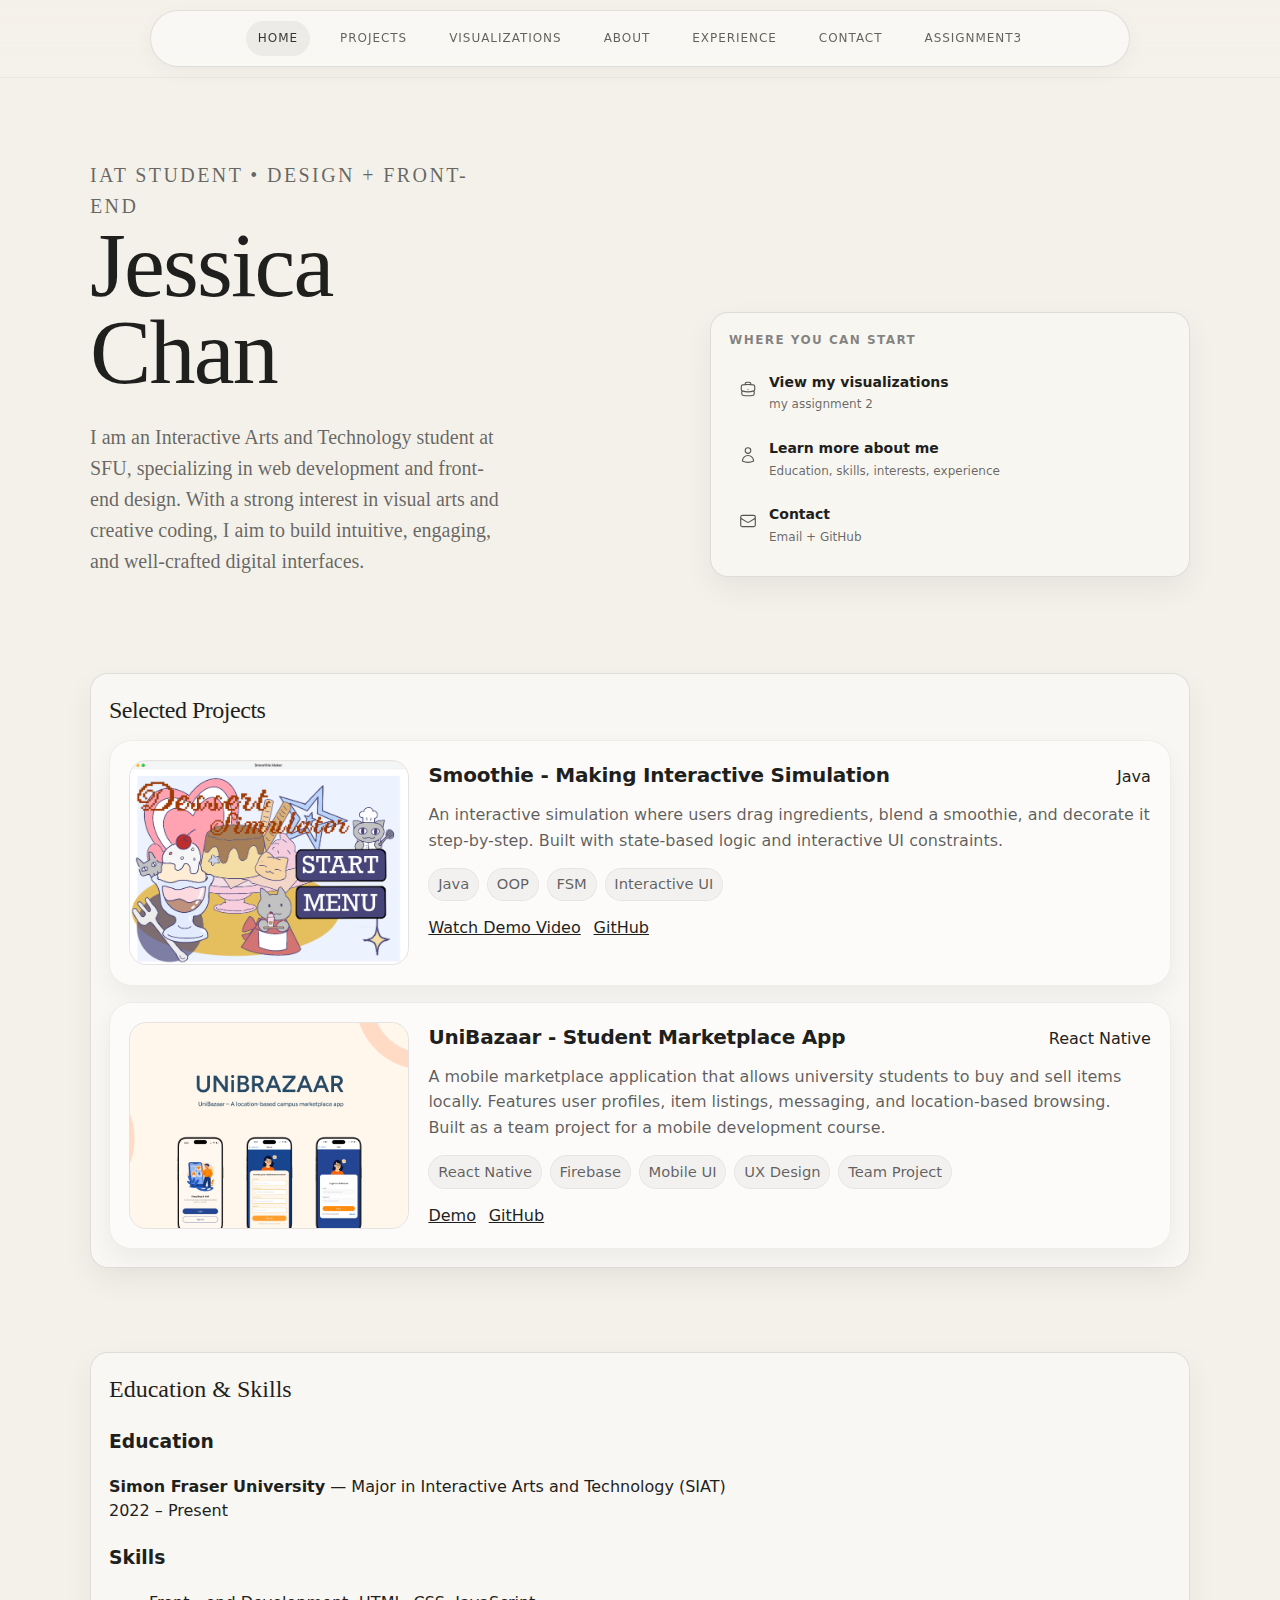
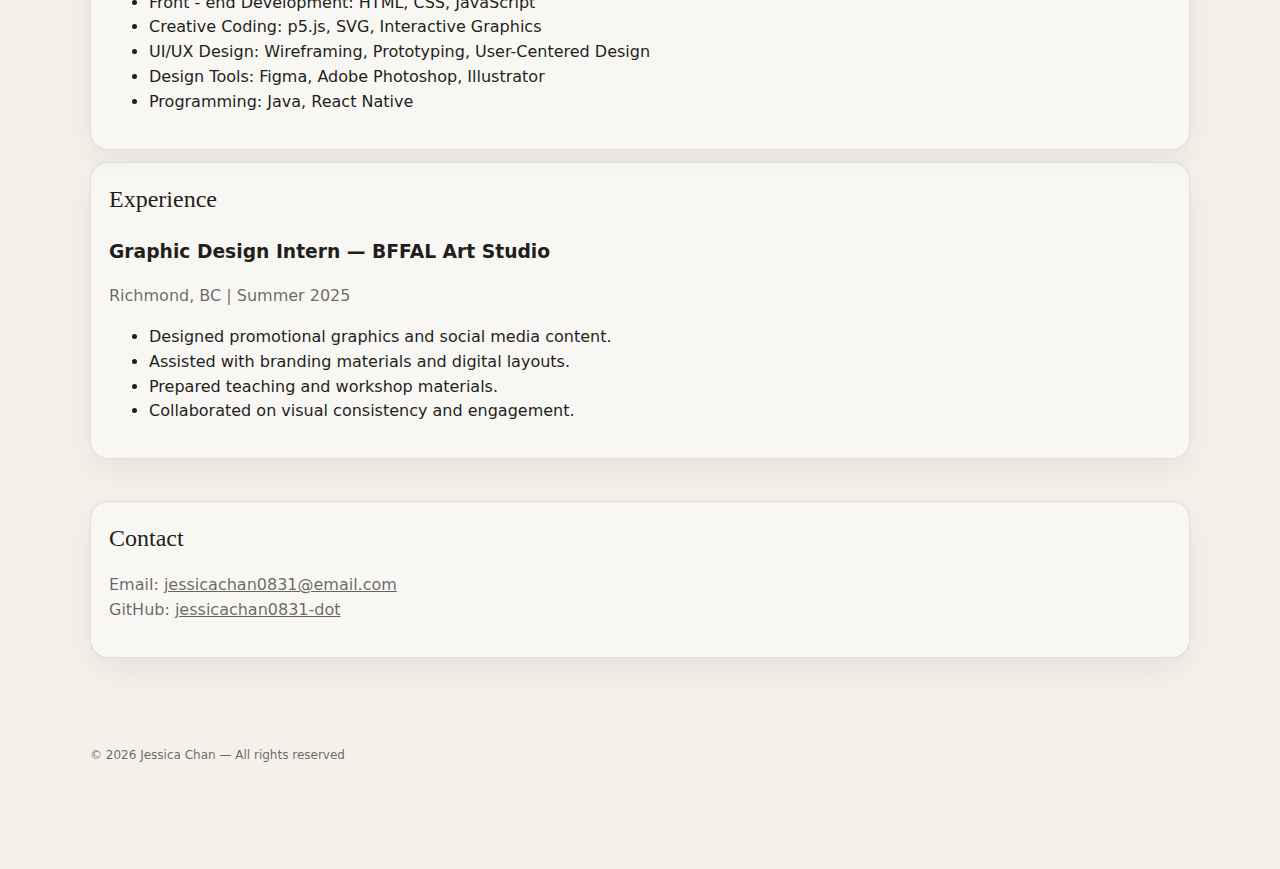
<file: index.html>
<!DOCTYPE html>
<html lang="en">
<head>
  <meta charset="UTF-8">
  <meta name="viewport" content="width=device-width, initial-scale=1.0">
  <title> Jessica Chan - Portfolio </title>
  <link rel="stylesheet" href="style.css">
  <script defer src="main.js"></script>
</head>

<body>
  <div class="topbar">
  <nav class="navpill">
    <a href="index.html">Home</a>
    <a href="#projects">Projects</a>
    <a href="visualizations.html">Visualizations</a>
    <a href="#about">About</a>
    <a href="#experience">Experience</a>
    <a href="#contact">Contact</a>
    <a href="assignment3/index.html">Assignment3</a>
  </nav>
</div>



  <header class="container hero">
    <div>
      <p class="kicker">IAT Student • Design + Front-end</p>
      <h1 class="hero-name">Jessica <br> Chan</h1>

      <p>
        I am an Interactive Arts and Technology student at SFU, 
        specializing in web development and front-end design. 
        With a strong interest in visual arts and creative coding, I aim to build intuitive, engaging, and well-crafted digital interfaces.
      </p>
    </div>

    <div class="actions">
      <h2>Where you can start</h2>

      <a class="actionItem" href="visualizations.html">
        <div class="icon"> <svg xmlns="http://www.w3.org/2000/svg" fill="none" viewBox="0 0 24 24" stroke-width="1.5" stroke="currentColor" class="size-6">
  <path stroke-linecap="round" stroke-linejoin="round" d="M20.25 14.15v4.25c0 1.094-.787 2.036-1.872 2.18-2.087.277-4.216.42-6.378.42s-4.291-.143-6.378-.42c-1.085-.144-1.872-1.086-1.872-2.18v-4.25m16.5 0a2.18 2.18 0 0 0 .75-1.661V8.706c0-1.081-.768-2.015-1.837-2.175a48.114 48.114 0 0 0-3.413-.387m4.5 8.006c-.194.165-.42.295-.673.38A23.978 23.978 0 0 1 12 15.75c-2.648 0-5.195-.429-7.577-1.22a2.016 2.016 0 0 1-.673-.38m0 0A2.18 2.18 0 0 1 3 12.489V8.706c0-1.081.768-2.015 1.837-2.175a48.111 48.111 0 0 1 3.413-.387m7.5 0V5.25A2.25 2.25 0 0 0 13.5 3h-3a2.25 2.25 0 0 0-2.25 2.25v.894m7.5 0a48.667 48.667 0 0 0-7.5 0M12 12.75h.008v.008H12v-.008Z" />
</svg>
</div>
        <div class="actionText">
          <strong>View my visualizations</strong>
          <span>my assignment 2</span>
        </div>
      </a>

      <a class="actionItem" href="#about">
        <div class="icon"><svg xmlns="http://www.w3.org/2000/svg" fill="none" viewBox="0 0 24 24" stroke-width="1.5" stroke="currentColor" class="size-6">
  <path stroke-linecap="round" stroke-linejoin="round" d="M15.75 6a3.75 3.75 0 1 1-7.5 0 3.75 3.75 0 0 1 7.5 0ZM4.501 20.118a7.5 7.5 0 0 1 14.998 0A17.933 17.933 0 0 1 12 21.75c-2.676 0-5.216-.584-7.499-1.632Z" />
</svg>
</div>
        <div class="actionText">
          <strong>Learn more about me</strong>
          <span>Education, skills, interests, experience</span>
        </div>
      </a>

      <a class="actionItem" href="#contact">
        <div class="icon"><svg xmlns="http://www.w3.org/2000/svg" fill="none" viewBox="0 0 24 24" stroke-width="1.5" stroke="currentColor" class="size-6">
  <path stroke-linecap="round" stroke-linejoin="round" d="M21.75 6.75v10.5a2.25 2.25 0 0 1-2.25 2.25h-15a2.25 2.25 0 0 1-2.25-2.25V6.75m19.5 0A2.25 2.25 0 0 0 19.5 4.5h-15a2.25 2.25 0 0 0-2.25 2.25m19.5 0v.243a2.25 2.25 0 0 1-1.07 1.916l-7.5 4.615a2.25 2.25 0 0 1-2.36 0L3.32 8.91a2.25 2.25 0 0 1-1.07-1.916V6.75" />
</svg>
</div>
        <div class="actionText">
          <strong>Contact</strong>
          <span>Email + GitHub</span>
        </div>
      </a>
    </div>
  </header>

  <section id="projects" class="projects card">
  <h2 class="projects-title">Selected Projects</h2>

  <div class="project-list">
    <!-- Project 1 -->
    <article class="project-row">
      <div class="project-media">
        <img src="images/smoothie.png" alt="Smoothie-making interactive simulation screenshot">
      </div>

      <div class="project-body">
        <div class="project-head">
          <h3 class="project-name">Smoothie - Making Interactive Simulation</h3>
          <span class="pill">Java</span>
        </div>

        <p class="project-desc">
          An interactive simulation where users drag ingredients, blend a smoothie, and decorate it step-by-step.
          Built with state-based logic and interactive UI constraints.
        </p>

        <ul class="project-tags">
          <li>Java</li>
          <li>OOP</li>
          <li>FSM</li>
          <li>Interactive UI</li>
        </ul>
        <div class="project-links">
          <a class="link" href="https://youtu.be/tC4Xt3AtPwU" target="_blank" rel="noopener noreferrer">Watch Demo Video</a>
          <a class="link" href="#" target="_blank" rel="noopener noreferrer">GitHub</a>
        </div>
      </div>
    </article>

    <!-- Project 2 -->
     <article class="project-row">
      <div class="project-media">
        <img src="images/unibazaar.png" alt="UniBazaar mobile marketplace app interface">
      </div>
      
      <div class="project-body">
        <div class="project-head">
          <h3 class="project-name">UniBazaar - Student Marketplace App</h3>
          <span class="pill">React Native</span>
        </div>
        <p class="project-desc">
          A mobile marketplace application that allows university students to buy and sell items locally.
          Features user profiles, item listings, messaging, and location-based browsing.
          Built as a team project for a mobile development course.
        </p>
        
        <ul class="project-tags">
          <li>React Native</li>
          <li>Firebase</li>
          <li>Mobile UI</li>
          <li>UX Design</li>
          <li>Team Project</li>
        </ul>
        
        <div class="project-links">
          <a class="link" href="#" target="_blank" rel="noopener noreferrer">Demo</a>
          <a class="link" href="#" target="_blank" rel="noopener noreferrer">GitHub</a>
        </div>
      </div>
    </article>
  </div>
</section>


  <main class="container">
    <section class="card" id="about">
  <h2>Education & Skills</h2>

  <h3>Education</h3>
  <p>
    <strong>Simon Fraser University</strong> — Major in Interactive Arts and Technology (SIAT)<br>
    2022 – Present
  </p>
  <h3>Skills</h3>
  <ul class="skill-list">
    <li>Front - end Development: HTML, CSS, JavaScript</li>
    <li>Creative Coding: p5.js, SVG, Interactive Graphics</li>
    <li>UI/UX Design: Wireframing, Prototyping, User-Centered Design</li>
    <li>Design Tools: Figma, Adobe Photoshop, Illustrator</li>
    <li>Programming: Java, React Native</li>
  </ul>
</section>

<section id="experience" class="card">
  <h2>Experience</h2>
  <h3>Graphic Design Intern — BFFAL Art Studio</h3>
  <p class="muted">Richmond, BC | Summer 2025</p>
  <ul>
    <li>Designed promotional graphics and social media content.</li>
    <li>Assisted with branding materials and digital layouts.</li>
    <li>Prepared teaching and workshop materials.</li>
    <li>Collaborated on visual consistency and engagement.</li>
  </ul>
</section>



    <section id="contact" class="section">
      <div class="card">
        <h2>Contact</h2>
        <p class="muted">
          Email: <a href="jesicachan0831@email.com">jessicachan0831@email.com</a><br>
          GitHub: <a href="https://github.com/jessicachan0831-dot" target="_blank" rel="noreferrer">jessicachan0831-dot</a>
        </p>
      </div>
    </section>
    
    <footer class="container footer">
      <p class="muted">© <span id="year"></span> Jessica Chan — All rights reserved</p>
    </footer>
  </main>
</body>
</html>
</file>
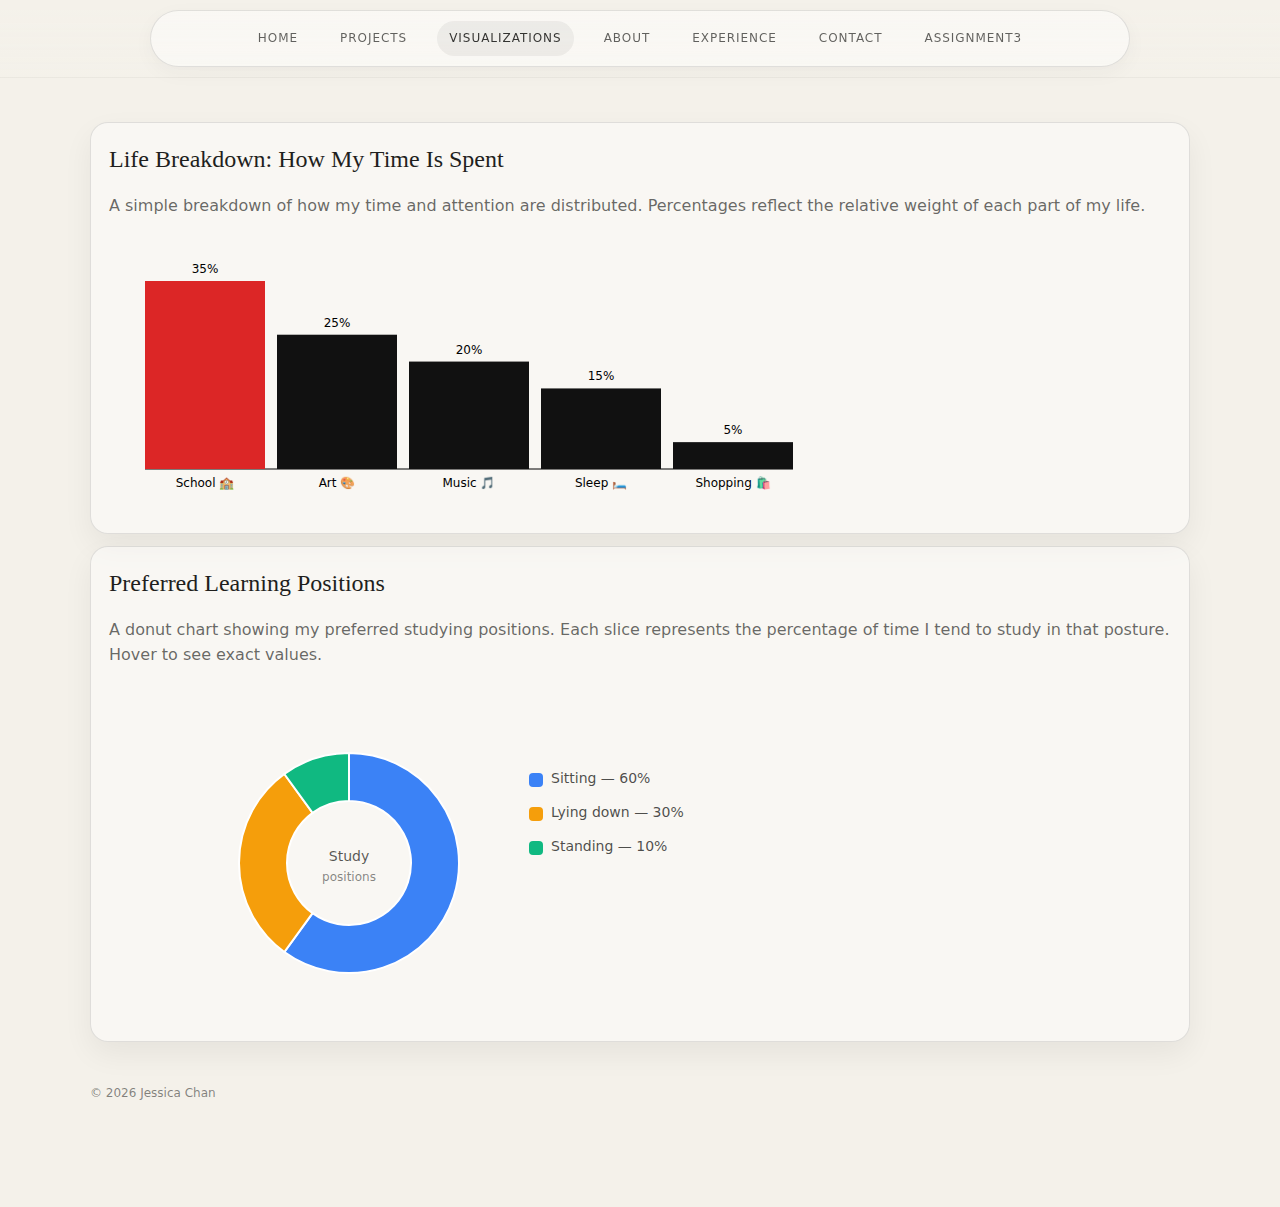
<file: visualizations.html>
<!DOCTYPE html>
<html lang="en">
<head>
  <meta charset="UTF-8" />
  <meta name="viewport" content="width=device-width, initial-scale=1.0" />
  <title>Visualizations</title>
  <link rel="stylesheet" href="style.css" />
  <script defer src="vis.js"></script>
</head>

<body>
  <div class="topbar">
    <nav class="navpill" >
      <a href="index.html">Home</a>
      <a href="index.html#projects">Projects</a>
      <a href="visualizations.html" aria-current="page">Visualizations</a>
      <a href="index.html#about">About</a>
      <a href="index.html#experience">Experience</a>
      <a href="index.html#contact">Contact</a>
      <a href="assignment3/index.html">Assignment3</a>
    </nav>
  </div>

  <main class="container">
    <section class="card">
      <h2>Life Breakdown: How My Time Is Spent</h2>
      <p class="muted">
        A simple breakdown of how my time and attention are distributed.
        Percentages reflect the relative weight of each part of my life.
      </p>
      <div id="chartArea" class="vis-wrap"></div>
    </section>

    <section class="card">
      <h2>Preferred Learning Positions</h2>
      <p class="muted">
        A donut chart showing my preferred studying positions. Each slice represents the percentage of time I tend to study in that posture.
  Hover to see exact values.
      </p>
      <div id="artArea" class="vis-wrap"></div>
    </section>

      <script defer src="main.js"></script>
</body>

    <p class="footer">© <span id="year"></span> Jessica Chan</p>
  </main>
</file>
<file: style.css>
:root{
  --bg: #f4f1ea;
  --card: rgba(255,255,255,0.55);
  --text: #1f1f1d;
  --muted: rgba(31,31,29,0.68);
  --border: rgba(31,31,29,0.12);
  --shadow: 0 12px 30px rgba(0,0,0,0.06);

  --max: 1100px;
  --pad: 24px;
  --radius: 18px;

  /* safe serif stack*/
  --serif: ui-serif, "Iowan Old Style", "Palatino Linotype", Palatino, Georgia, serif;
  --sans: ui-sans-serif, system-ui, -apple-system, Segoe UI, Roboto, Helvetica, Arial, sans-serif;
}

*{ box-sizing: border-box; }

body{
  margin: 0;
  background: var(--bg);
  color: var(--text);
  font-family: var(--sans);
  line-height: 1.55;
}

a{ color: inherit; }

.container{
  width: min(var(--max), 92vw);
  margin: 0 auto;
  padding: clamp(18px, 2.5vw, 34px) 0;
}

/* Top nav pill */
.topbar{
  position: sticky;
  top: 0;
  z-index: 10;
  backdrop-filter: blur(8px);
  background: linear-gradient(to bottom, rgba(244,241,234,0.9), rgba(244,241,234,0.6));
  border-bottom: 1px solid rgba(0,0,0,0.04);
}

.navpill{
  margin: 10px auto;
  width: min(980px, 96vw);
  display: flex;
  align-items: center;
  justify-content: center;
  gap: 18px;
  padding: 10px 14px;
  border: 1px solid var(--border);
  border-radius: 999px;
  background: rgba(255,255,255,0.45);
  box-shadow: 0 6px 20px rgba(0,0,0,0.04);

  flex-wrap: nowrap;     /* ✅ 不允许换行 */
  white-space: nowrap;   /* ✅ 文本也不换行 */
}


.navpill a{
  text-decoration: none;
  font-size: 12px;
  letter-spacing: 0.08em;
  text-transform: uppercase;
  padding: 8px 12px;
  border-radius: 999px;
  color: rgba(31,31,29,0.7);
}

.navpill a[aria-current="page"]{
  background: rgba(31,31,29,0.06);
  color: rgba(31,31,29,0.9);
}

.navpill a:hover{
  background: rgba(31,31,29,0.05);
}

/* Main name spacing */
.hero-name {
  margin-top: 280px;    
  margin-bottom: 32px; 
  line-height: 1.15; 

}

/* Hero */
.hero{
  display: grid;
  grid-template-columns: 1.2fr 1fr;
  gap: clamp(18px, 4vw, 44px);
  align-items: end;
  padding-top: clamp(18px, 5vw, 56px);
  padding-bottom: clamp(18px, 5vw, 56px);
}

@media (max-width: 860px){
  .hero{ grid-template-columns: 1fr; }
}

.hero h1{
  font-family: var(--serif); 
  font-weight: 500; 
  font-size: clamp(52px, 8vw, 92px); 
  letter-spacing: -0.02em; 
  line-height: 0.95; 
  margin: 0;
}

.hero p{
  margin: 26px 0 0;
  font-family: var(--serif);
  font-size: clamp(16px, 2.2vw, 20px);
  color: var(--muted);
  max-width: 42ch;
}

.kicker{
  font-size: 12px;
  letter-spacing: 0.12em;
  text-transform: uppercase;
  color: rgba(31,31,29,0.55);
  margin: 0 0 14px;
}

/* Right column quick actions */
.actions{
  border: 1px solid var(--border);
  border-radius: var(--radius);
  background: rgba(255,255,255,0.35);
  box-shadow: var(--shadow);
  padding: 18px;
}

.actions h2{
  margin: 0 0 10px;
  font-size: 12px;
  letter-spacing: 0.12em;
  text-transform: uppercase;
  color: rgba(31,31,29,0.55);
}

.actionItem{
  display: flex;
  align-items: center;
  gap: 12px;
  padding: 12px 10px;
  border-radius: 14px;
  text-decoration: none;
}

.actionItem:hover{
  background: rgba(31,31,29,0.05);
}

.icon svg{
  width: 18px;
  height: 18px;
  stroke-width: 1.5;
  color: rgba(31,31,29,.75);
}


.actionText strong{
  display: block;
  font-size: 14px;
  font-weight: 600;
}

.actionText span{
  display: block;
  font-size: 12px;
  color: var(--muted);
  margin-top: 2px;
}

/* Sections / cards */
.section{
  padding: 18px 0 34px;
}

.card{
  border: 1px solid var(--border);
  border-radius: var(--radius);
  background: rgba(255,255,255,0.45);
  box-shadow: var(--shadow);
  padding: 18px;
  margin: 12px 0;
}

.card h2{
  font-family: var(--serif);
  font-weight: 500;
  font-size: 24px;
  margin: 0 0 10px;
}

.muted{ color: var(--muted); }

.btn{
  border: 1px solid var(--border);
  border-radius: 999px;
  padding: 10px 14px;
  background: rgba(255,255,255,0.5);
  cursor: pointer;
  font-size: 14px;
}

.btn:hover{
  background: rgba(31,31,29,0.05);
}

/* visualization wrappers */
.vis-wrap{ width: 100%; overflow-x: auto; padding: 10px 0; }

/* tooltip (from before) */
.tooltip{
  position: absolute;
  pointer-events: none;
  padding: 6px 10px;
  border: 1px solid rgba(31,31,29,.18);
  border-radius: 999px;
  background: rgba(255,255,255,0.88);
  font-size: 12px;
  color: rgba(31,31,29,.9);
  box-shadow: 0 10px 24px rgba(0,0,0,0.06);
  opacity: 0;
  transform: translateY(-6px);
  transition: opacity .12s ease, transform .12s ease;
  white-space: nowrap;
}

.tooltip.show{
  opacity: 1;
  transform: translateY(0);
}

.footer{
  padding: 30px 0 60px;
  color: rgba(31,31,29,0.55);
  font-size: 12px;
}

/* -------------------------
   Projects / Work Section
-------------------------- */
.work {
  width: min(1100px, 92vw);
  margin: 2.5rem auto;
}

.work-hero {
  display: grid;
  grid-template-columns: 1.2fr 0.8fr;
  gap: 1.25rem;
  align-items: end;
  padding: 2.2rem 2rem;
  border-radius: 1.6rem;
  background: rgba(255, 255, 255, 0.55);
  border: 1px solid rgba(0,0,0,0.06);
  box-shadow: 0 10px 30px rgba(0,0,0,0.06);
}

.work-title {
  font-size: clamp(2.2rem, 4vw, 3.2rem);
  letter-spacing: -0.02em;
  margin: 0 0 0.6rem 0;
}

.work-lead {
  margin: 0;
  max-width: 52ch;
  color: rgba(31,31,29,0.72);
  line-height: 1.6;
}

.work-badges {
  display: flex;
  gap: 0.5rem;
  margin-top: 1.1rem;
  flex-wrap: wrap;
}

.badge {
  display: inline-flex;
  padding: 0.4rem 0.75rem;
  border-radius: 999px;
  background: rgba(0,0,0,0.05);
  border: 1px solid rgba(0,0,0,0.06);
  font-size: 0.9rem;
  color: rgba(31,31,29,0.78);
}

.work-right {
  display: grid;
  gap: 0.75rem;
  justify-items: stretch;
}

.quick {
  display: flex;
  gap: 0.85rem;
  align-items: center;
  padding: 0.9rem 1rem;
  border-radius: 1.1rem;
  background: rgba(255,255,255,0.6);
  border: 1px solid rgba(0,0,0,0.06);
  text-decoration: none;
  transition: transform 180ms ease, background 180ms ease;
}

.quick:hover {
  transform: translateY(-2px);
  background: rgba(255,255,255,0.8);
}

.quick-icon {
  width: 2.2rem;
  height: 2.2rem;
  border-radius: 0.9rem;
  display: grid;
  place-items: center;
  background: rgba(0,0,0,0.06);
  color: rgba(31,31,29,0.85);
  font-weight: 600;
}

.quick-title {
  display: block;
  font-weight: 600;
  color: rgba(31,31,29,0.9);
}

.quick-sub {
  display: block;
  font-size: 0.92rem;
  color: rgba(31,31,29,0.65);
  margin-top: 0.15rem;
}

/* Projects section (single card, one project per row) */
.projects {
  width: min(1100px, 92vw);
  margin: 2.5rem auto;
}

.projects-title {
  font-size: clamp(2rem, 3.6vw, 2.6rem);
  letter-spacing: -0.02em;
  margin: 0 0 0.4rem 0;
}

.projects-sub {
  margin: 0 0 1.4rem 0;
  max-width: 70ch;
}

.project-list {
  display: grid;
  gap: 1rem;
}

.project-row {
  display: grid;
  grid-template-columns: 280px 1fr;
  gap: 1.2rem;
  padding: 1.2rem;
  border-radius: 1.4rem;
  background: rgba(255,255,255,0.55);
  border: 1px solid rgba(0,0,0,0.06);
  box-shadow: 0 10px 25px rgba(0,0,0,0.05);
}

.project-media {
  border-radius: 1.1rem;
  overflow: hidden;
  background: rgba(0,0,0,0.04);
  border: 1px solid rgba(0,0,0,0.06);
  min-height: 170px;
  display: grid;
  place-items: center;
}

.img-placeholder {
  width: 100%;
  height: 100%;
  min-height: 170px;
  display: grid;
  place-items: center;
  color: rgba(31,31,29,0.55);
  font-size: 0.95rem;
  letter-spacing: 0.02em;
}

/* If you use <img> later */
.project-media img {
  width: 100%;
  height: 100%;
  object-fit: cover;
  display: block;
}

.project-body {
  display: grid;
  align-content: start;
}

.project-head {
  display: flex;
  justify-content: space-between;
  align-items: baseline;
  gap: 0.8rem;
}

.project-name {
  margin: 0;
  font-size: 1.25rem;
  letter-spacing: -0.01em;
}

.project-desc {
  margin: 0.7rem 0 0.9rem 0;
  color: rgba(31,31,29,0.72);
  line-height: 1.6;
}

.project-tags {
  margin: 0;
  padding: 0;
  list-style: none;
  display: flex;
  flex-wrap: wrap;
  gap: 0.45rem 0.5rem;
  color: rgba(31,31,29,0.7);
  font-size: 0.92rem;
}

.project-tags li {
  padding: 0.28rem 0.55rem;
  border-radius: 999px;
  background: rgba(0,0,0,0.04);
  border: 1px solid rgba(0,0,0,0.05);
}

.project-links {
  margin-top: 0.95rem;
  display: flex;
  gap: 0.8rem;
}

/* Responsive: stack image on top */
@media (max-width: 820px) {
  .project-row {
    grid-template-columns: 1fr;
  }
  .project-media {
    min-height: 200px;
  }
}

/* Nav pill responsive only */
@media (max-width: 520px){
  .navpill{
    width: calc(100vw - 24px);   
    gap: 6px;
    padding: 8px 10px;
    justify-content: center;
  }

  .navpill a{
    font-size: 11px;
    padding: 6px 10px;
    letter-spacing: 0.06em;  
  }
}
</file>
